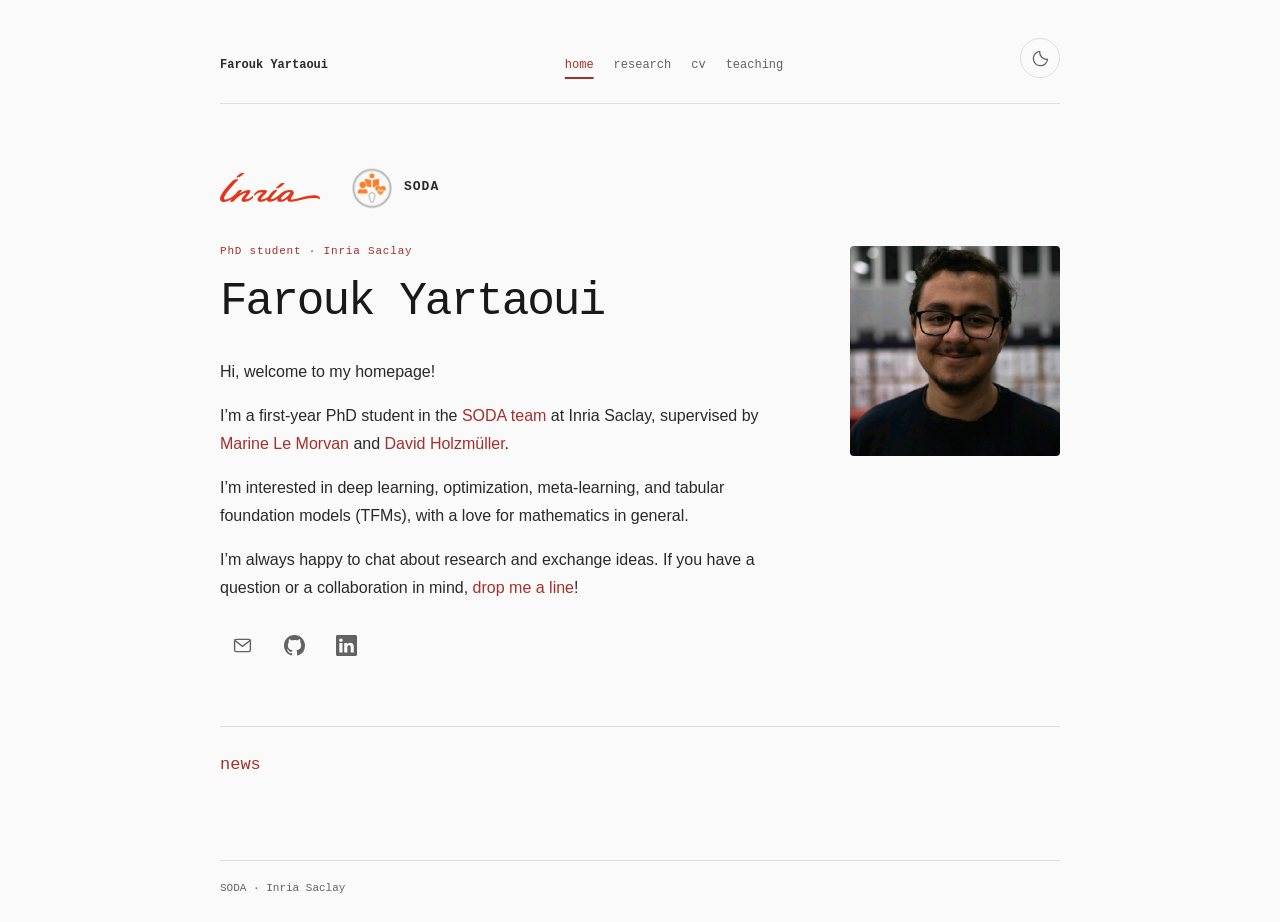
<file: index.html>
<!doctype html>
<html lang="en">
<head>
  <meta charset="utf-8">
  <meta name="viewport" content="width=device-width, initial-scale=1">
  <meta name="description" content="Farouk Yartaoui, first-year PhD student in the SODA team at Inria Saclay, interested in tabular foundation models.">
  <meta name="color-scheme" content="light dark">
  <title>Farouk Yartaoui</title>
  <link rel="canonical" href="https://farouc.github.io/">
  <script src="./theme.js"></script>
  <link rel="stylesheet" href="./style.css">
</head>
<body class="home-page">
  <a class="skip-link" href="#main">Skip to content</a>
  <div class="page">
    <header>
      <a class="site-name" href="./index.html">Farouk Yartaoui</a>
      <nav aria-label="Main navigation"><a href="./index.html" aria-current="page">home</a> <a href="./research/index.html">research</a> <a href="./cv/index.html">cv</a> <a href="./teaching/index.html">teaching</a></nav>
      <button class="theme-toggle" type="button" aria-label="Switch color theme" hidden>
        <svg class="sun" viewBox="0 0 24 24" fill="none" stroke="currentColor" stroke-width="1.6" stroke-linecap="round" aria-hidden="true" focusable="false">
          <circle cx="12" cy="12" r="4"/>
          <path d="M12 2v2m0 16v2M2 12h2m16 0h2M5 5l1.5 1.5m11 11L19 19M5 19l1.5-1.5m11-11L19 5"/>
        </svg>
        <svg class="moon" viewBox="0 0 24 24" fill="none" stroke="currentColor" stroke-width="1.6" stroke-linecap="round" stroke-linejoin="round" aria-hidden="true" focusable="false">
          <path d="M20.9 13a9 9 0 0 1-9.9-9.9A9 9 0 1 0 20.9 13Z"/>
        </svg>
      </button>
    </header>
    <main id="main">
      <div class="affiliation-logos" aria-label="Research affiliations">
        <a href="https://www.inria.fr/" aria-label="Inria">
          <img class="inria-logo" src="assets/inria-logo.svg" alt="Inria" width="512" height="149">
        </a>
        <a href="https://team.inria.fr/soda/" class="soda-affiliation" aria-label="SODA team at Inria">
          <img class="soda-logo" src="assets/soda-logo.png" alt="" width="400" height="400">
          <span>SODA</span>
        </a>
      </div>
      <section class="intro" aria-label="About me">
        <div>
          <p class="eyebrow">PhD student · Inria Saclay</p>
          <h1>Farouk Yartaoui</h1>
          <p>Hi, welcome to my homepage!</p>
          <p>I’m a first-year PhD student in the <a href="https://team.inria.fr/soda/">SODA team</a> at Inria Saclay, supervised by <a href="https://marinelm.github.io/">Marine Le Morvan</a> and <a href="https://dholzmueller.github.io/">David Holzmüller</a>.</p>
          <p>I’m interested in deep learning, optimization, meta-learning, and tabular foundation models (TFMs), with a love for mathematics in general.</p>
          <p>I’m always happy to chat about research and exchange ideas. If you have a question or a collaboration in mind, <a href="mailto:farouk.yartaoui@inria.fr">drop me a line</a>!</p>
          <div class="profile-links" aria-label="Contact and profiles">
            <a href="mailto:farouk.yartaoui@inria.fr" aria-label="Email Farouk Yartaoui" title="Email">
              <svg viewBox="0 0 24 24" aria-hidden="true" focusable="false" fill="none" stroke="currentColor" stroke-width="1.6" stroke-linecap="round" stroke-linejoin="round">
                <rect x="3" y="5" width="18" height="14" rx="2"/>
                <path d="m3 6 9 7 9-7"/>
              </svg>
            </a>
            <a href="https://github.com/Farouc" aria-label="GitHub" title="GitHub">
              <svg viewBox="0 0 16 16" aria-hidden="true" focusable="false" fill="currentColor">
                <path d="M8 0C3.58 0 0 3.58 0 8c0 3.54 2.29 6.53 5.47 7.59.4.07.55-.17.55-.38 0-.19-.01-.82-.01-1.49-2.01.37-2.53-.49-2.69-.94-.09-.23-.48-.94-.82-1.13-.28-.15-.68-.52-.01-.53.63-.01 1.08.58 1.23.82.72 1.21 1.87.87 2.33.66.07-.52.28-.87.51-1.07-1.78-.2-3.64-.89-3.64-3.95 0-.87.31-1.59.82-2.15-.08-.2-.36-1.02.08-2.12 0 0 .67-.21 2.2.82A7.65 7.65 0 0 1 8 3.86c.68 0 1.36.09 2 .27 1.53-1.04 2.2-.82 2.2-.82.44 1.1.16 1.92.08 2.12.51.56.82 1.27.82 2.15 0 3.07-1.87 3.75-3.65 3.95.29.25.54.73.54 1.48 0 1.07-.01 1.93-.01 2.2 0 .21.15.46.55.38A8.01 8.01 0 0 0 16 8c0-4.42-3.58-8-8-8"/>
              </svg>
            </a>
            <a href="https://linkedin.com/in/farouk-yartaoui" aria-label="LinkedIn" title="LinkedIn">
              <svg viewBox="0 0 16 16" aria-hidden="true" focusable="false" fill="currentColor">
                <path d="M0 1.146C0 .513.526 0 1.175 0h13.65C15.474 0 16 .513 16 1.146v13.708c0 .633-.526 1.146-1.175 1.146H1.175C.526 16 0 15.487 0 14.854zM4.943 13.394V6.169H2.542v7.225zM3.743 5.182c.837 0 1.358-.554 1.358-1.248-.015-.709-.521-1.248-1.342-1.248S2.4 3.226 2.4 3.934c0 .694.521 1.248 1.327 1.248zm4.908 8.212V9.359c0-.216.016-.432.08-.586.173-.431.568-.878 1.232-.878.869 0 1.216.662 1.216 1.633v3.866h2.401V9.25c0-2.22-1.184-3.252-2.764-3.252-1.274 0-1.845.7-2.165 1.193v-1.022H6.25c.03.678 0 7.225 0 7.225z"/>
              </svg>
            </a>
          </div>
        </div>
        <img class="portrait" src="photo.jpeg" alt="Farouk Yartaoui" width="800" height="800">
      </section>
      <section class="news" aria-labelledby="news-title">
        <h2 id="news-title">news</h2>
        <!-- Add news entries here when ready. -->
        <ul class="dated-list"></ul>
      </section>
    </main>
    <footer><a href="https://team.inria.fr/soda/">SODA · Inria Saclay</a></footer>
  </div>
</body>
</html>
</file>
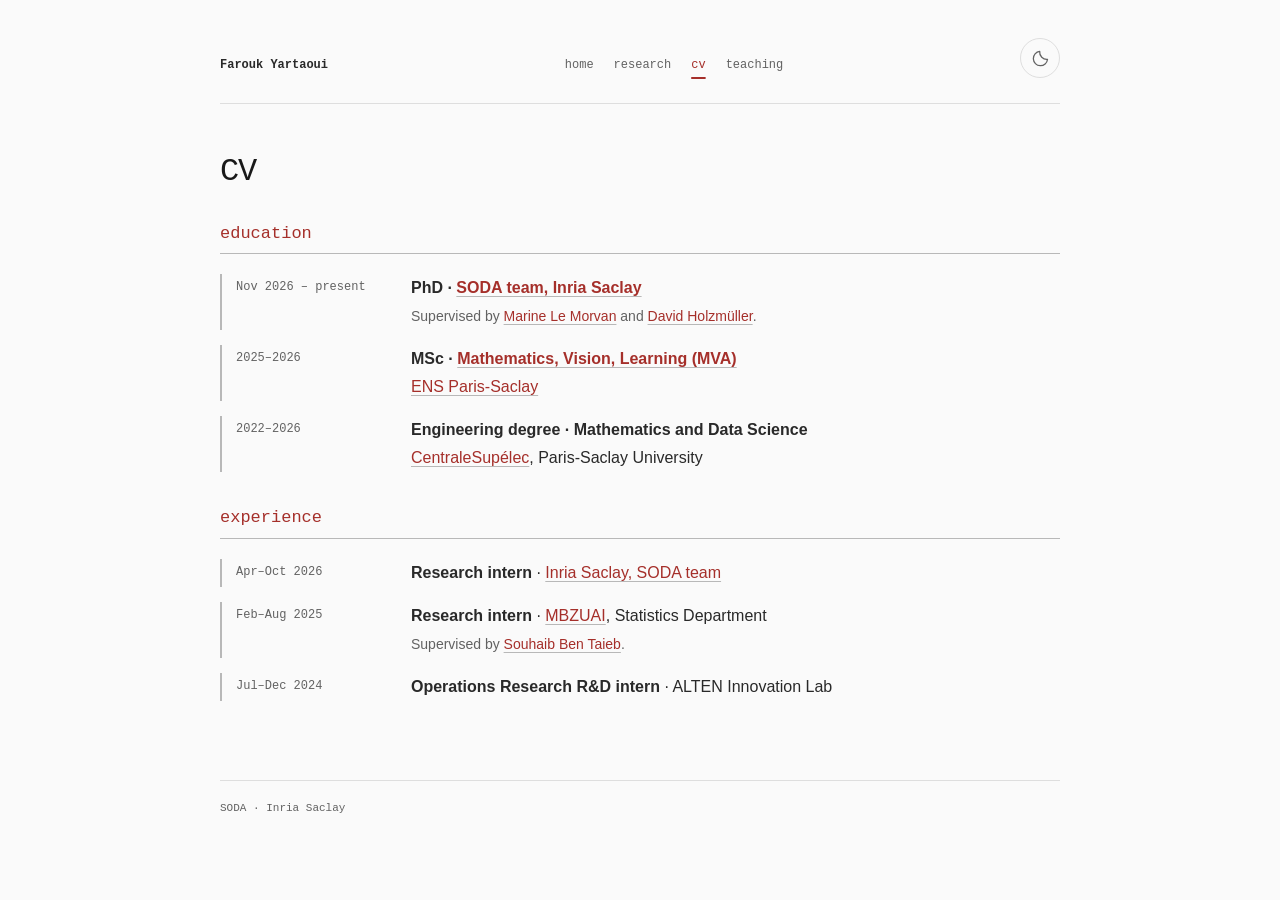
<file: cv/index.html>
<!doctype html>
<html lang="en">
<head>
  <meta charset="utf-8">
  <meta name="viewport" content="width=device-width, initial-scale=1">
  <meta name="description" content="CV — Farouk Yartaoui, PhD student at Inria Saclay.">
  <meta name="color-scheme" content="light dark">
  <title>CV — Farouk Yartaoui</title>
  <link rel="canonical" href="https://farouc.github.io/cv/index.html">
  <script src="../theme.js"></script>
  <link rel="stylesheet" href="../style.css">
</head>
<body class="cv-page">
  <a class="skip-link" href="#main">Skip to content</a>
  <div class="page">
    <header>
      <a class="site-name" href="../index.html">Farouk Yartaoui</a>
      <nav aria-label="Main navigation"><a href="../index.html">home</a> <a href="../research/index.html">research</a> <a href="../cv/index.html" aria-current="page">cv</a> <a href="../teaching/index.html">teaching</a></nav>
      <button class="theme-toggle" type="button" aria-label="Switch color theme" hidden>
        <svg class="sun" viewBox="0 0 24 24" fill="none" stroke="currentColor" stroke-width="1.6" stroke-linecap="round" aria-hidden="true" focusable="false">
          <circle cx="12" cy="12" r="4"/>
          <path d="M12 2v2m0 16v2M2 12h2m16 0h2M5 5l1.5 1.5m11 11L19 19M5 19l1.5-1.5m11-11L19 5"/>
        </svg>
        <svg class="moon" viewBox="0 0 24 24" fill="none" stroke="currentColor" stroke-width="1.6" stroke-linecap="round" stroke-linejoin="round" aria-hidden="true" focusable="false">
          <path d="M20.9 13a9 9 0 0 1-9.9-9.9A9 9 0 1 0 20.9 13Z"/>
        </svg>
      </button>
    </header>
    <main id="main">
      <h1>CV</h1>
      <section aria-labelledby="education-title">
        <h2 id="education-title">education</h2>
        <ul class="dated-list cv-list">
          <li><span class="date">Nov 2026 – present</span><div><strong>PhD · <a href="https://team.inria.fr/soda/">SODA team, Inria Saclay</a></strong><br><span class="cv-detail">Supervised by <a href="https://marinelm.github.io/">Marine Le Morvan</a> and <a href="https://dholzmueller.github.io/">David Holzmüller</a>.</span></div></li>
          <li><span class="date">2025–2026</span><div><strong>MSc · <a href="https://www.master-mva.com/">Mathematics, Vision, Learning (MVA)</a></strong><br><a href="https://ens-paris-saclay.fr/">ENS Paris-Saclay</a></div></li>
          <li><span class="date">2022–2026</span><div><strong>Engineering degree · Mathematics and Data Science</strong><br><a href="https://www.centralesupelec.fr/">CentraleSupélec</a>, Paris-Saclay University</div></li>
        </ul>
      </section>
      <section aria-labelledby="experience-title">
        <h2 id="experience-title">experience</h2>
        <ul class="dated-list cv-list">
          <li><span class="date">Apr–Oct 2026</span><div><strong>Research intern</strong> · <a href="https://team.inria.fr/soda/">Inria Saclay, SODA team</a></div></li>
          <li><span class="date">Feb–Aug 2025</span><div><strong>Research intern</strong> · <a href="https://mbzuai.ac.ae/">MBZUAI</a>, Statistics Department<br><span class="cv-detail">Supervised by <a href="https://souhaib-bentaieb.com/">Souhaib Ben Taieb</a>.</span></div></li>
          <li><span class="date">Jul–Dec 2024</span><div><strong>Operations Research R&amp;D intern</strong> · ALTEN Innovation Lab</div></li>
        </ul>
      </section>
      <!-- MVA and engineering degrees completed in October 2026.
           Add a PDF link only once the file exists. -->
    </main>
    <footer><a href="https://team.inria.fr/soda/">SODA · Inria Saclay</a></footer>
  </div>
</body>
</html>
</file>
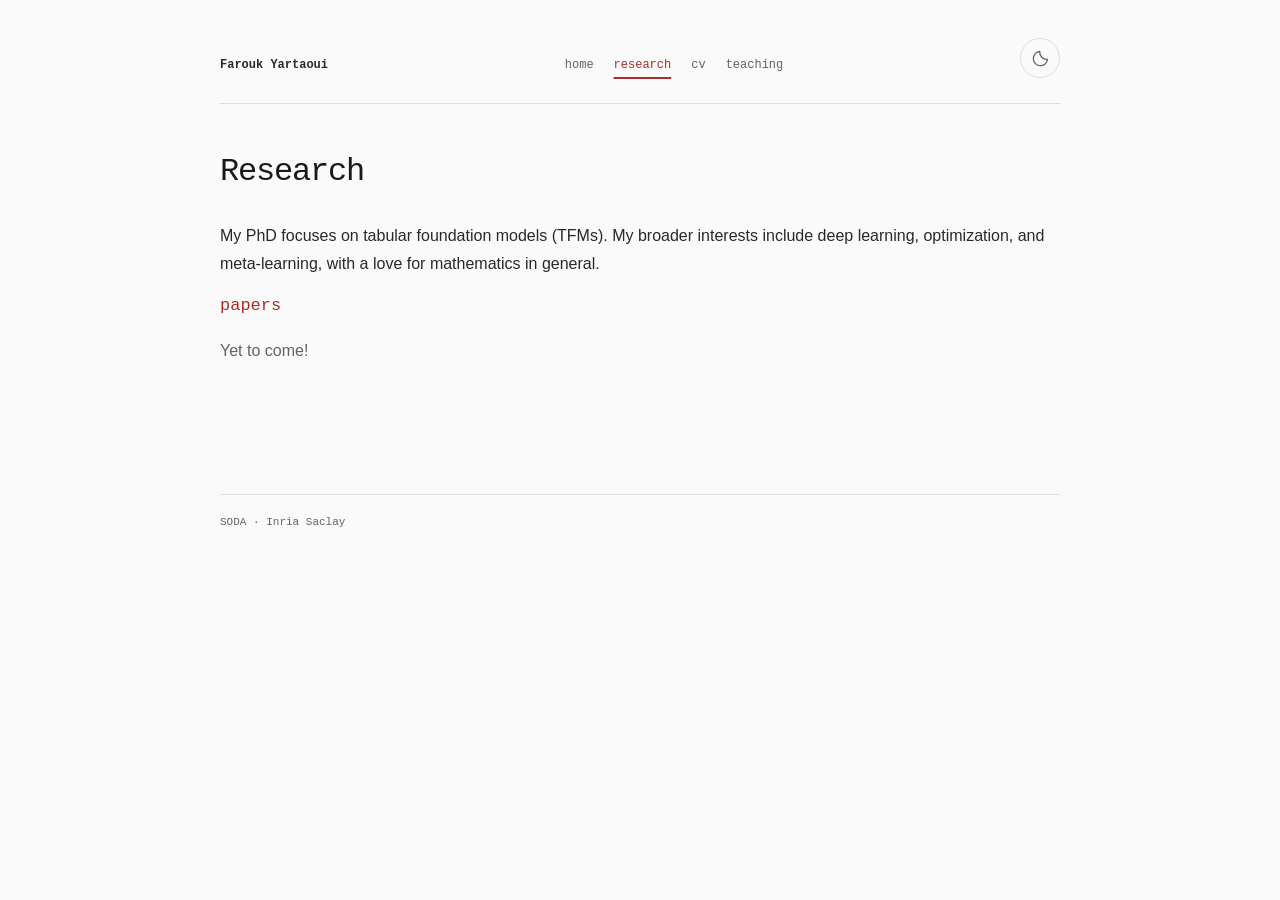
<file: research/index.html>
<!doctype html>
<html lang="en">
<head>
  <meta charset="utf-8">
  <meta name="viewport" content="width=device-width, initial-scale=1">
  <meta name="description" content="Research — Farouk Yartaoui, PhD student at Inria Saclay.">
  <meta name="color-scheme" content="light dark">
  <title>Research — Farouk Yartaoui</title>
  <link rel="canonical" href="https://farouc.github.io/research/index.html">
  <script src="../theme.js"></script>
  <link rel="stylesheet" href="../style.css">
</head>
<body>
  <a class="skip-link" href="#main">Skip to content</a>
  <div class="page">
    <header>
      <a class="site-name" href="../index.html">Farouk Yartaoui</a>
      <nav aria-label="Main navigation"><a href="../index.html">home</a> <a href="../research/index.html" aria-current="page">research</a> <a href="../cv/index.html">cv</a> <a href="../teaching/index.html">teaching</a></nav>
      <button class="theme-toggle" type="button" aria-label="Switch color theme" hidden>
        <svg class="sun" viewBox="0 0 24 24" fill="none" stroke="currentColor" stroke-width="1.6" stroke-linecap="round" aria-hidden="true" focusable="false">
          <circle cx="12" cy="12" r="4"/>
          <path d="M12 2v2m0 16v2M2 12h2m16 0h2M5 5l1.5 1.5m11 11L19 19M5 19l1.5-1.5m11-11L19 5"/>
        </svg>
        <svg class="moon" viewBox="0 0 24 24" fill="none" stroke="currentColor" stroke-width="1.6" stroke-linecap="round" stroke-linejoin="round" aria-hidden="true" focusable="false">
          <path d="M20.9 13a9 9 0 0 1-9.9-9.9A9 9 0 1 0 20.9 13Z"/>
        </svg>
      </button>
    </header>
    <main id="main">
      <h1>Research</h1>
      <p>My PhD focuses on tabular foundation models (TFMs). My broader interests include deep learning, optimization, and meta-learning, with a love for mathematics in general.</p>
      <section aria-labelledby="papers-title">
        <h2 id="papers-title">papers</h2>
        <p class="muted">Yet to come!</p>
        <!-- Add each paper with title, authors, venue/year, and real paper/code links. -->
      </section>
    </main>
    <footer><a href="https://team.inria.fr/soda/">SODA · Inria Saclay</a></footer>
  </div>
</body>
</html>
</file>
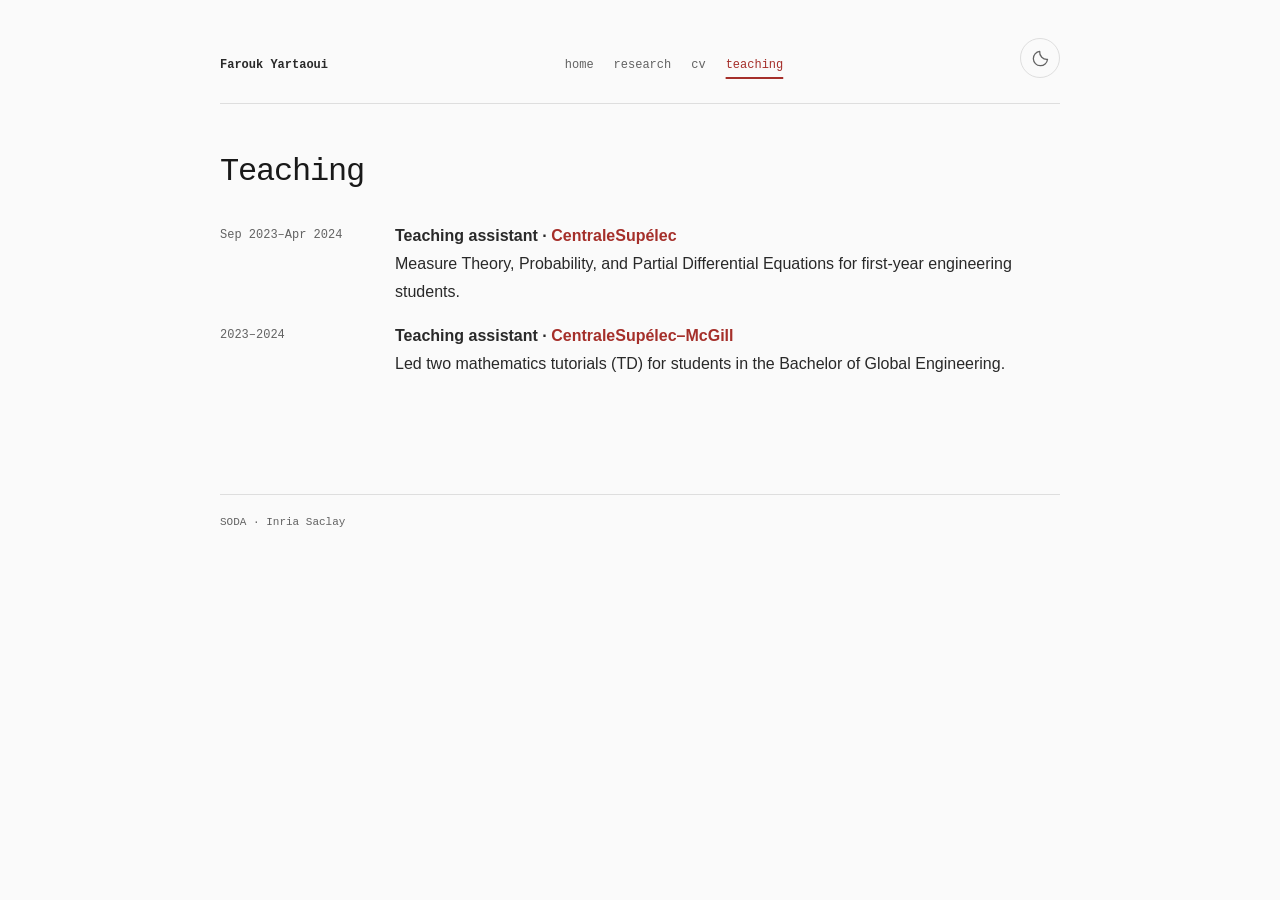
<file: teaching/index.html>
<!doctype html>
<html lang="en">
<head>
  <meta charset="utf-8">
  <meta name="viewport" content="width=device-width, initial-scale=1">
  <meta name="description" content="Teaching — Farouk Yartaoui, PhD student at Inria Saclay.">
  <meta name="color-scheme" content="light dark">
  <title>Teaching — Farouk Yartaoui</title>
  <link rel="canonical" href="https://farouc.github.io/teaching/index.html">
  <script src="../theme.js"></script>
  <link rel="stylesheet" href="../style.css">
</head>
<body>
  <a class="skip-link" href="#main">Skip to content</a>
  <div class="page">
    <header>
      <a class="site-name" href="../index.html">Farouk Yartaoui</a>
      <nav aria-label="Main navigation"><a href="../index.html">home</a> <a href="../research/index.html">research</a> <a href="../cv/index.html">cv</a> <a href="../teaching/index.html" aria-current="page">teaching</a></nav>
      <button class="theme-toggle" type="button" aria-label="Switch color theme" hidden>
        <svg class="sun" viewBox="0 0 24 24" fill="none" stroke="currentColor" stroke-width="1.6" stroke-linecap="round" aria-hidden="true" focusable="false">
          <circle cx="12" cy="12" r="4"/>
          <path d="M12 2v2m0 16v2M2 12h2m16 0h2M5 5l1.5 1.5m11 11L19 19M5 19l1.5-1.5m11-11L19 5"/>
        </svg>
        <svg class="moon" viewBox="0 0 24 24" fill="none" stroke="currentColor" stroke-width="1.6" stroke-linecap="round" stroke-linejoin="round" aria-hidden="true" focusable="false">
          <path d="M20.9 13a9 9 0 0 1-9.9-9.9A9 9 0 1 0 20.9 13Z"/>
        </svg>
      </button>
    </header>
    <main id="main">
      <h1>Teaching</h1>
      <ul class="dated-list">
        <li><span class="date">Sep 2023–Apr 2024</span><div><strong>Teaching assistant · <a href="https://www.centralesupelec.fr/">CentraleSupélec</a></strong><br>Measure Theory, Probability, and Partial Differential Equations for first-year engineering students.</div></li>
        <li><span class="date">2023–2024</span><div><strong>Teaching assistant · <a href="https://www.mcgill.ca/engineering/students/undergraduate/prospective-students/undergraduate-programs/global-engineering">CentraleSupélec–McGill</a></strong><br>Led two mathematics tutorials (TD) for students in the Bachelor of Global Engineering.</div></li>
      </ul>
    </main>
    <footer><a href="https://team.inria.fr/soda/">SODA · Inria Saclay</a></footer>
  </div>
</body>
</html>
</file>
<file: style.css>
:root {
  color-scheme: dark;
  --background: #191919;
  --ink: #e8e8e8;
  --muted: #adadad;
  --link: #ffa49c;
  --line: #383838;
  --surface: #232323;
  --link-hover: #ffd1cd;
  --accent-border: #505050;
  --heading: #fff;
  --selection: #65333c;
  --mono: "SFMono-Regular", Consolas, "Liberation Mono", monospace;
}
:root[data-theme="light"] {
  color-scheme: light;
  --background: #fafafa;
  --ink: #292929;
  --muted: #626262;
  --link: #a52f2a;
  --line: #dedede;
  --surface: #ededed;
  --link-hover: #78201c;
  --accent-border: #b8b8b8;
  --heading: #191919;
  --selection: #a52f2a;
}
* { box-sizing: border-box; }
body { margin: 0; background: var(--background); color: var(--ink); font: 16px/1.75 -apple-system, BlinkMacSystemFont, "Segoe UI", sans-serif; -webkit-font-smoothing: antialiased; }
::selection { background: var(--selection); color: #fff; }
.page { max-width: 920px; margin: 0 auto; padding: 38px 40px 24px; }
a { color: var(--link); text-decoration: none; text-underline-offset: 3px; }
a:hover { color: var(--link-hover); text-decoration: underline; }
a:focus-visible, button:focus-visible { outline: 2px solid var(--link); outline-offset: 4px; }
header { display: flex; flex-wrap: wrap; align-items: baseline; justify-content: space-between; gap: 12px 28px; padding-bottom: 22px; border-bottom: 1px solid var(--line); font-family: var(--mono); font-size: 12px; }
.site-name { color: var(--ink); font-weight: 600; }
nav { display: flex; flex-wrap: wrap; gap: 8px 20px; }
nav a { color: var(--muted); padding: 5px 0; }
nav a[aria-current="page"] { color: var(--link); text-decoration: underline; text-underline-offset: 9px; text-decoration-thickness: 2px; }
.theme-toggle { display: inline-flex; align-items: center; justify-content: center; flex-shrink: 0; width: 40px; height: 40px; padding: 0; border: 1px solid var(--line); border-radius: 50%; background: transparent; color: var(--muted); cursor: pointer; }
.theme-toggle[hidden] { display: none; }
.theme-toggle:hover { background: var(--surface); color: var(--ink); }
.theme-toggle svg { width: 19px; height: 19px; }
.theme-toggle .moon, :root[data-theme="light"] .theme-toggle .sun { display: none; }
:root[data-theme="light"] .theme-toggle .moon { display: block; }
main { padding: 48px 0 64px; min-height: 390px; }
h1 { margin: 0 0 30px; color: var(--heading); font: 500 32px/1.25 var(--mono); letter-spacing: -1.2px; }
h2 { margin: 34px 0 20px; color: var(--link); font: 500 17px/1.4 var(--mono); }
.home-page main { padding-top: 62px; }
.home-page h1 { margin-bottom: 26px; font-size: clamp(32px, 4.7vw, 46px); letter-spacing: -2px; }
.eyebrow { margin: 0 0 14px; color: var(--link); font: 11px/1.7 var(--mono); letter-spacing: .8px; }
main > section:first-of-type > h2:first-child { margin-top: 0; }
p { margin: 0 0 16px; }
strong { font-weight: 600; }
.intro { display: grid; grid-template-columns: minmax(0, 1fr) 210px; gap: 48px; align-items: start; }
.portrait { display: block; width: 100%; height: auto; margin-top: 4px; border-radius: 4px; }
.profile-links { display: flex; flex-wrap: wrap; gap: 8px; margin-top: 22px; }
.profile-links a { display: inline-flex; align-items: center; justify-content: center; width: 44px; height: 44px; color: var(--muted); border-radius: 5px; }
.profile-links a:hover { color: var(--link); background: var(--surface); text-decoration: none; }
.profile-links svg { display: block; width: 21px; height: 21px; }
.affiliation-logos { display: flex; flex-wrap: wrap; align-items: center; gap: 30px; margin: 0 0 32px; }
.affiliation-logos a { display: inline-flex; align-items: center; }
.affiliation-logos img { display: block; height: auto; }
.inria-logo { width: 100px; }
.soda-logo { width: 44px; }
.soda-affiliation { gap: 10px; color: var(--ink); font: 600 13px/1.4 var(--mono); letter-spacing: 1px; }
.news { margin-top: 58px; padding-top: 26px; border-top: 1px solid var(--line); }
.news h2 { margin-top: 0; }
.dated-list { list-style: none; margin: 0; padding: 0; }
.dated-list li { display: grid; grid-template-columns: 155px minmax(0, 1fr); gap: 20px; margin-bottom: 16px; }
.date, time { color: var(--muted); font: 12px/1.8 var(--mono); padding-top: 3px; }
.cv-list li { margin-bottom: 15px; }
.cv-page h1 { color: var(--heading); }
.cv-page h2 { border-bottom: 1px solid var(--accent-border); padding-bottom: 8px; }
.cv-page .date { color: var(--muted); }
.cv-page .cv-list li { border-left: 2px solid var(--accent-border); padding-left: 14px; }
.cv-page .cv-list a { text-decoration: underline; text-decoration-color: var(--accent-border); }
.cv-page .cv-list a:hover { color: var(--link-hover); text-decoration-color: currentColor; }
.cv-detail { color: var(--muted); font-size: 14px; }
.muted { color: var(--muted); }
footer { border-top: 1px solid var(--line); padding-top: 18px; font: 11px/1.7 var(--mono); }
footer a { color: var(--muted); }
.skip-link { position: absolute; top: -100px; left: 16px; padding: 8px 16px; background: var(--background); }
.skip-link:focus { top: 8px; }
@media (max-width: 760px) {
  .intro { grid-template-columns: minmax(0, 1fr) 160px; gap: 32px; }
}
@media (max-width: 600px) {
  .page { padding: 24px 22px; }
  header { position: relative; flex-direction: column; gap: 12px; }
  .site-name { padding-right: 48px; }
  .theme-toggle { position: absolute; top: -8px; right: 0; }
  nav { gap: 8px 18px; }
  main, .home-page main { padding-top: 36px; }
  .intro { grid-template-columns: 1fr; gap: 28px; }
  .portrait { width: 160px; grid-row: 1; margin-top: 0; }
  .dated-list li { grid-template-columns: 1fr; gap: 3px; margin-bottom: 20px; }
}
@media (max-width: 400px) {
  h1 { font-size: 28px; }
  .home-page h1 { font-size: 32px; letter-spacing: -1.5px; }
}
</file>
